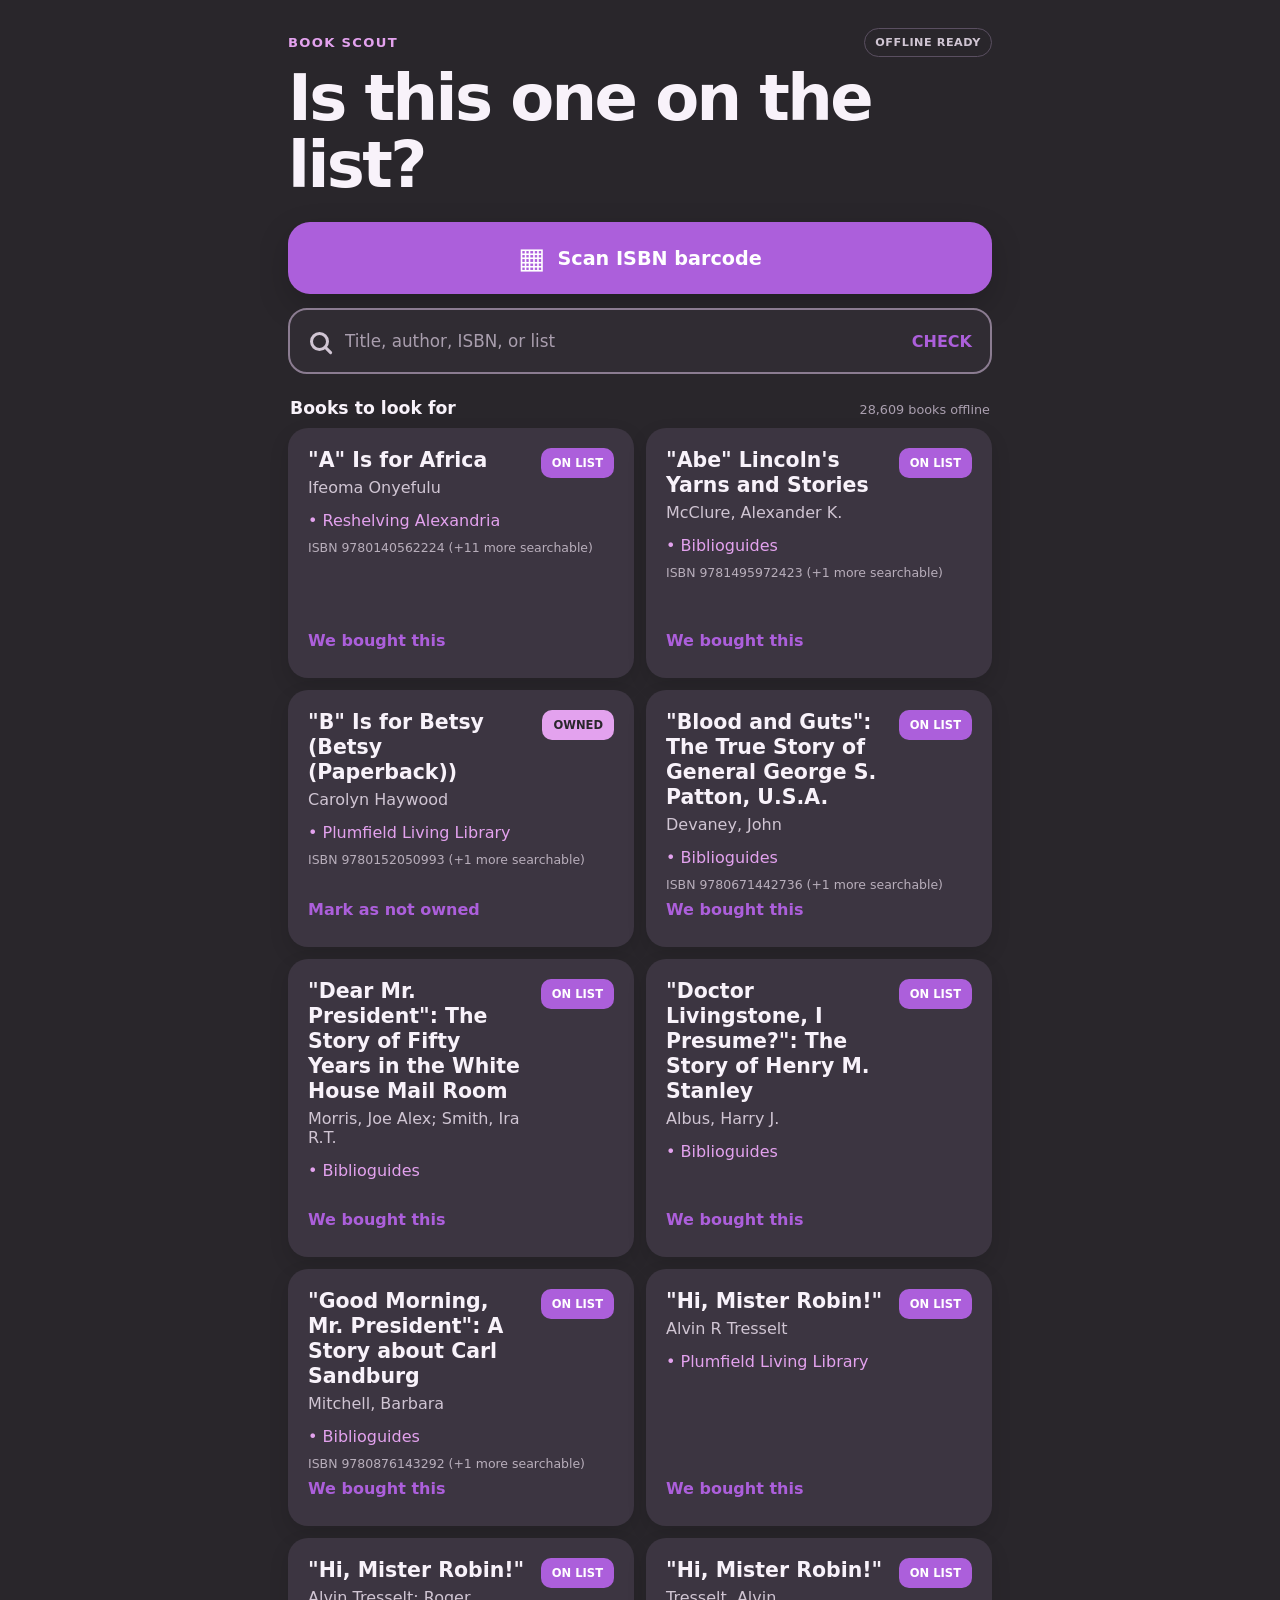
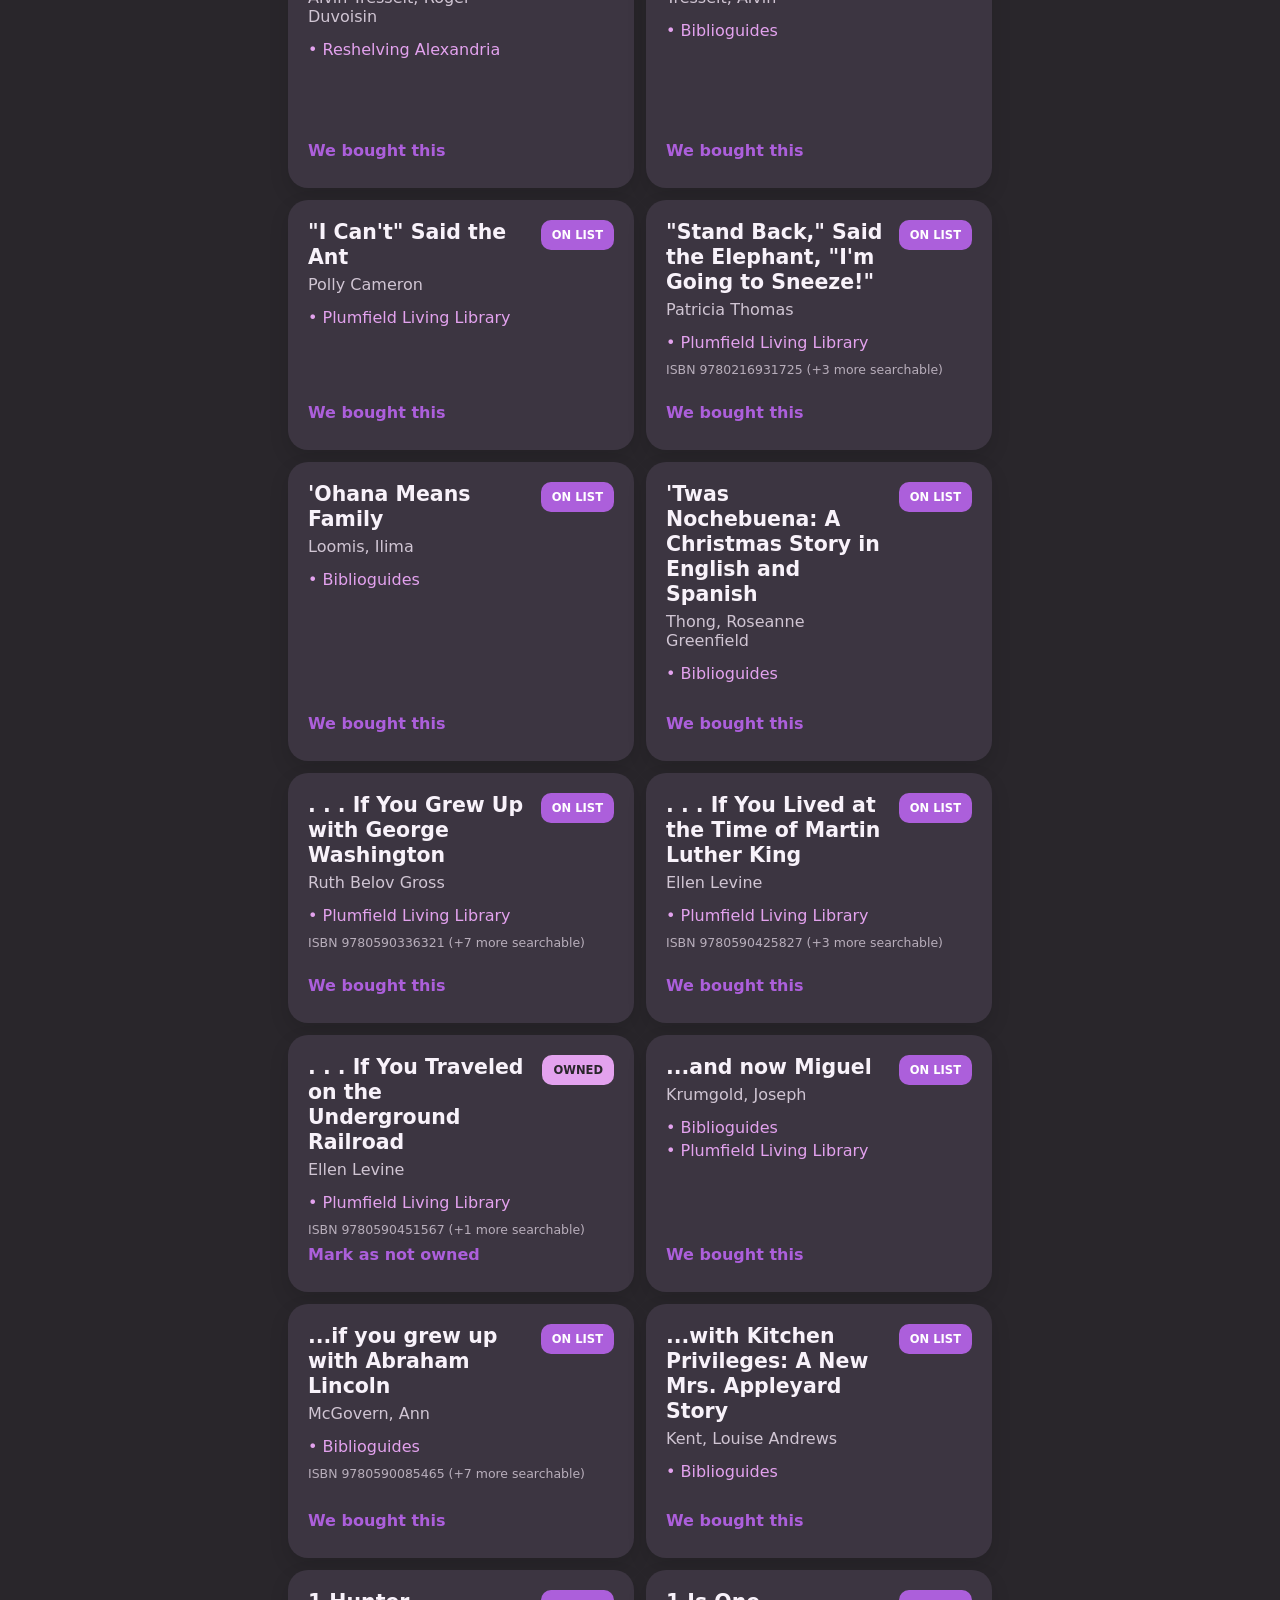
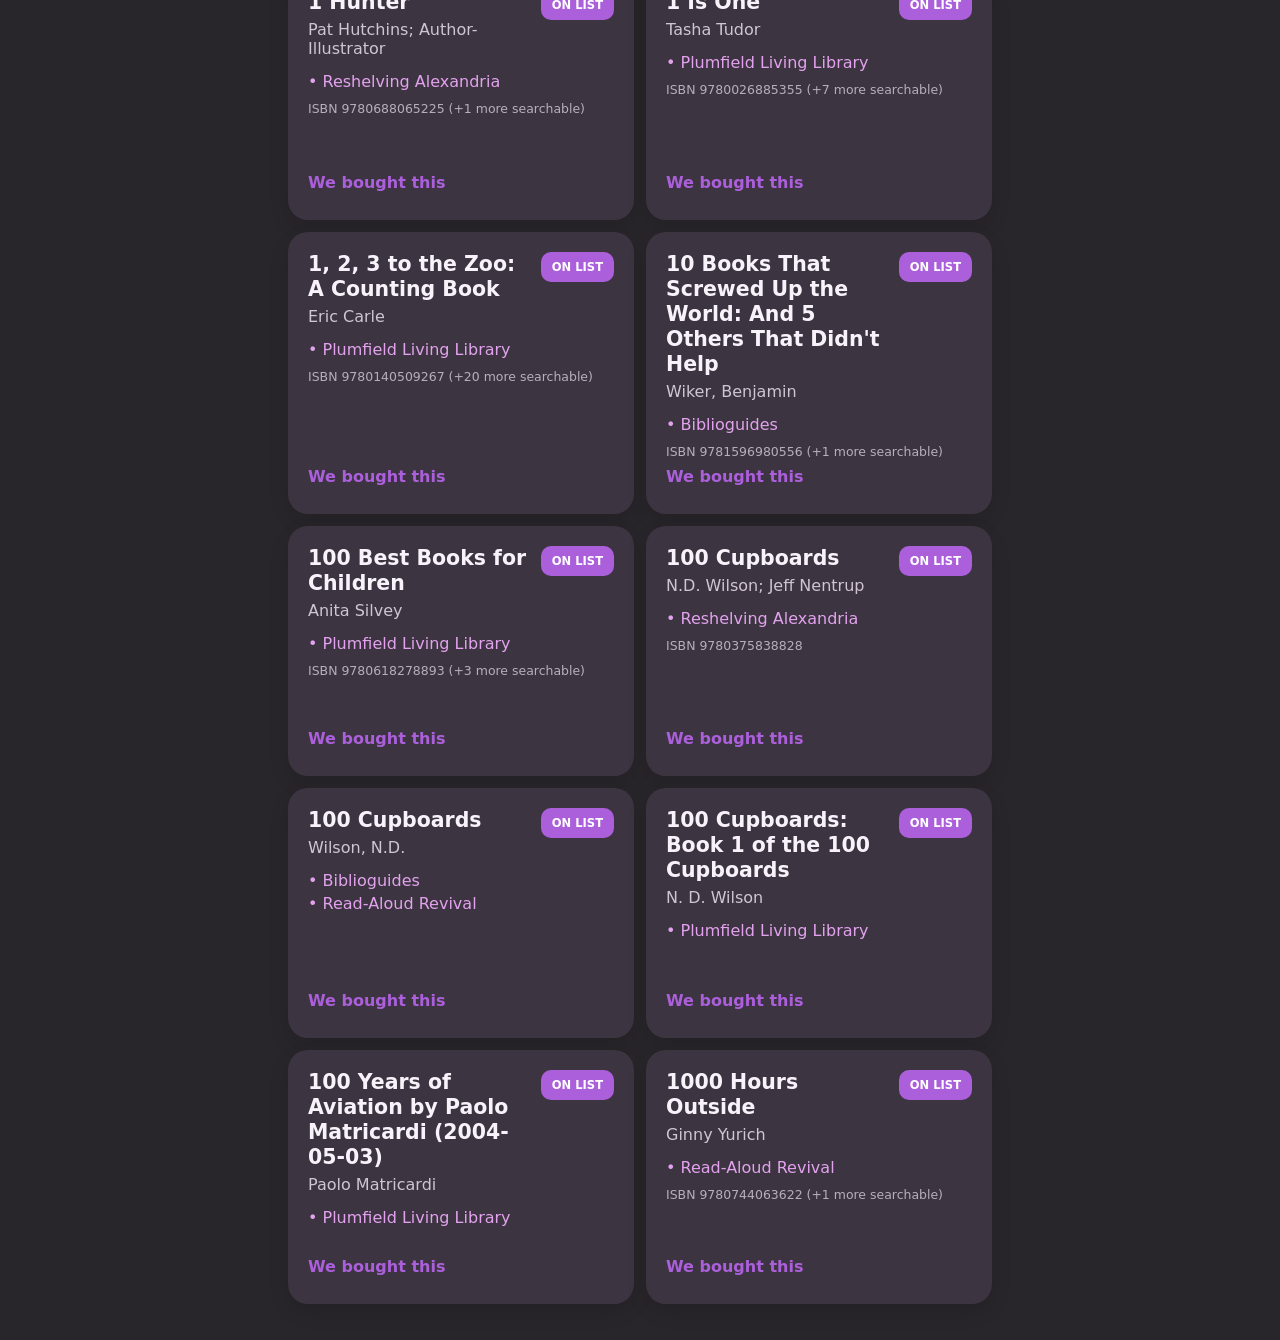
<file: web/index.html>
<!doctype html>
<html lang="en">
  <head>
    <meta charset="UTF-8" />
    <meta name="viewport" content="width=device-width, initial-scale=1, viewport-fit=cover" />
    <meta name="theme-color" content="#29262b" />
    <meta name="description" content="Offline book-list and library inventory search." />
    <link rel="manifest" href="./manifest.webmanifest" />
    <link rel="icon" href="./icons/icon.svg" type="image/svg+xml" />
    <link rel="apple-touch-icon" href="./icons/icon-192.png" />
    <link rel="stylesheet" href="./styles.css" />
    <title>Book Scout</title>
  </head>
  <body>
    <main class="app-shell">
      <header class="hero">
        <div class="topline">
          <p class="eyebrow">BOOK SCOUT</p>
          <div class="top-actions">
            <span id="connection" class="status-pill">OFFLINE READY</span>
            <button id="install-button" class="quiet-button" hidden>INSTALL</button>
          </div>
        </div>
        <h1>Is this one on the list?</h1>
      </header>

      <button id="scan-button" class="scan-button" type="button">
        <span class="scan-icon" aria-hidden="true">▦</span>
        Scan ISBN barcode
      </button>

      <form id="search-form" class="search-form" role="search">
        <span class="search-icon" aria-hidden="true"></span>
        <label class="sr-only" for="search-input">Title, author, ISBN, or list</label>
        <input id="search-input" type="search" inputmode="search" autocomplete="off"
               placeholder="Title, author, ISBN, or list" />
        <button type="submit">CHECK</button>
      </form>

      <section aria-live="polite" aria-busy="true" id="results-section">
        <div class="results-heading">
          <h2 id="results-title">Loading catalog…</h2>
          <span id="catalog-count"></span>
        </div>
        <div id="results" class="results"></div>
      </section>
    </main>

    <dialog id="scanner-dialog" class="scanner-dialog">
      <div class="scanner-header">
        <div>
          <p class="eyebrow">ISBN SCANNER</p>
          <h2>Point at the barcode</h2>
        </div>
        <button id="close-scanner" class="close-button" aria-label="Close scanner">×</button>
      </div>
      <div class="video-frame">
        <video id="scanner-video" playsinline muted></video>
        <div class="target-box" aria-hidden="true"></div>
      </div>
      <p id="scanner-message">Starting camera…</p>
    </dialog>

    <template id="book-template">
      <article class="book-card">
        <div class="book-topline">
          <div>
            <h3 class="book-title"></h3>
            <p class="book-author"></p>
          </div>
          <span class="owned-badge"></span>
        </div>
        <ul class="book-lists"></ul>
        <p class="book-isbn"></p>
        <button class="owned-button" type="button"></button>
      </article>
    </template>

    <script type="module" src="./app.js?v=20261118-isbn2"></script>
  </body>
</html>
</file>
<file: web/styles.css>
:root {
  color-scheme: dark;
  font-family: Inter, ui-sans-serif, system-ui, -apple-system, BlinkMacSystemFont, "Segoe UI", sans-serif;
  background: #29262b;
  color: #f8f2fa;
  font-synthesis: none;
  --night: #29262b;
  --charcoal: #3c3541;
  --purple: #ac5fdb;
  --lavender: #e3a2ee;
  --muted: #d0c5d3;
}

* { box-sizing: border-box; }
html { background: var(--night); }
body { margin: 0; min-height: 100vh; overflow-x: hidden; background: var(--night); }
button, input { font: inherit; }
button { -webkit-tap-highlight-color: transparent; }

.app-shell {
  width: 100%;
  max-width: 760px;
  margin: 0 auto;
  padding: calc(28px + env(safe-area-inset-top)) 20px calc(36px + env(safe-area-inset-bottom));
  overflow-x: hidden;
}

.hero { margin-bottom: 24px; }
.topline { display: flex; flex-wrap: wrap; align-items: center; justify-content: space-between; gap: 10px; }
.top-actions { min-width: 0; margin-left: auto; display: flex; flex-wrap: wrap; justify-content: flex-end; align-items: center; gap: 8px; }
.eyebrow { margin: 0; color: var(--lavender); font-size: .82rem; font-weight: 800; letter-spacing: .1em; }
h1 { margin: 8px 0 0; max-width: 650px; font-size: clamp(2rem, 8.5vw, 4rem); line-height: 1.04; letter-spacing: -.04em; overflow-wrap: anywhere; }

.status-pill, .quiet-button {
  border: 1px solid #5a4f61;
  border-radius: 999px;
  padding: 7px 10px;
  color: var(--muted);
  background: transparent;
  font-size: .7rem;
  font-weight: 800;
  letter-spacing: .05em;
}
.quiet-button { color: var(--lavender); cursor: pointer; }

.scan-button {
  width: 100%; min-height: 72px; border: 0; border-radius: 22px;
  background: var(--purple); color: white; font-weight: 750; font-size: 1.2rem;
  display: flex; align-items: center; justify-content: center; gap: 12px; cursor: pointer;
  box-shadow: 0 12px 32px rgb(0 0 0 / .18);
}
.scan-icon { font-size: 1.8rem; line-height: 1; }

.search-form {
  margin-top: 14px; min-height: 66px; border: 2px solid #8b7c91; border-radius: 19px;
  display: grid; grid-template-columns: auto minmax(0, 1fr) auto; align-items: center; overflow: hidden;
  background: #302c33;
}
.search-form:focus-within { border-color: var(--purple); box-shadow: 0 0 0 3px rgb(172 95 219 / .14); }
.search-icon { width: 19px; height: 19px; margin-left: 20px; border: 3px solid var(--muted); border-radius: 50%; position: relative; }
.search-icon::after { content: ""; position: absolute; width: 9px; height: 3px; background: var(--muted); transform: rotate(45deg); right: -7px; bottom: -4px; border-radius: 4px; }
.search-form input { width: 100%; min-width: 0; border: 0; outline: 0; padding: 20px 16px; color: white; background: transparent; font-size: 1.05rem; }
.search-form input::placeholder { color: #a99eae; }
.search-form button { align-self: stretch; border: 0; padding: 0 18px; color: var(--purple); background: transparent; font-weight: 850; cursor: pointer; }

.results-heading { margin: 24px 2px 10px; display: flex; align-items: baseline; justify-content: space-between; gap: 12px; }
.results-heading h2 { margin: 0; font-size: 1.08rem; }
#catalog-count { color: #aa9faf; font-size: .8rem; }
.results { display: grid; gap: 12px; }

.book-card { padding: 20px; border-radius: 20px; background: var(--charcoal); box-shadow: 0 8px 20px rgb(0 0 0 / .12); }
.book-topline { display: flex; align-items: flex-start; justify-content: space-between; gap: 14px; }
.book-topline > div { min-width: 0; }
.book-title { margin: 0; font-size: 1.28rem; line-height: 1.22; overflow-wrap: anywhere; }
.book-author { margin: 5px 0 0; color: var(--muted); font-size: 1rem; }
.owned-badge { flex: 0 0 auto; border-radius: 10px; padding: 8px 11px; background: var(--purple); color: white; font-size: .72rem; font-weight: 850; }
.owned-badge.is-owned { background: var(--lavender); color: var(--night); }
.book-lists { margin: 14px 0 0; padding: 0; list-style: none; color: var(--lavender); }
.book-lists li + li { margin-top: 4px; }
.book-isbn { min-height: 1em; margin: 10px 0 0; color: #b8aebb; font-size: .78rem; }
.owned-button { margin-top: 12px; border: 0; padding: 8px 0; color: var(--purple); background: transparent; font-weight: 750; cursor: pointer; }

.empty-state { padding: 24px; border-radius: 20px; background: var(--lavender); color: var(--night); }
.empty-state h3 { margin: 0 0 8px; font-size: 1.4rem; }
.empty-state p { margin: 0; line-height: 1.5; }

.scanner-dialog { width: min(calc(100% - 24px), 680px); padding: 18px; border: 1px solid #5d5262; border-radius: 24px; color: white; background: var(--night); }
.scanner-dialog::backdrop { background: rgb(10 8 11 / .82); }
.scanner-header { display: flex; align-items: flex-start; justify-content: space-between; gap: 16px; }
.scanner-header h2 { margin: 5px 0 16px; }
.close-button { border: 0; color: white; background: transparent; font-size: 2.2rem; line-height: .8; cursor: pointer; }
.video-frame { position: relative; overflow: hidden; aspect-ratio: 4/3; border-radius: 18px; background: #161318; }
.video-frame video { width: 100%; height: 100%; object-fit: cover; }
.target-box { position: absolute; inset: 30% 10%; border: 3px solid var(--lavender); border-radius: 16px; box-shadow: 0 0 0 999px rgb(0 0 0 / .24); }
#scanner-message { margin: 14px 4px 2px; color: var(--muted); }
.sr-only { position: absolute; width: 1px; height: 1px; padding: 0; margin: -1px; overflow: hidden; clip: rect(0,0,0,0); white-space: nowrap; border: 0; }

@media (min-width: 600px) {
  .app-shell { padding-inline: 28px; }
  .results { grid-template-columns: repeat(2, minmax(0, 1fr)); }
  .book-card { min-height: 250px; display: flex; flex-direction: column; }
  .owned-button { margin-top: auto; align-self: flex-start; }
}

@media (max-width: 480px) {
  .status-pill { display: none; }
  .search-icon { margin-left: 16px; }
  .search-form input { padding-inline: 12px 8px; font-size: .96rem; }
  .search-form button { padding-inline: 10px; font-size: .78rem; }
  .results-heading { align-items: flex-start; }
  #catalog-count { max-width: 110px; text-align: right; }
}
</file>
